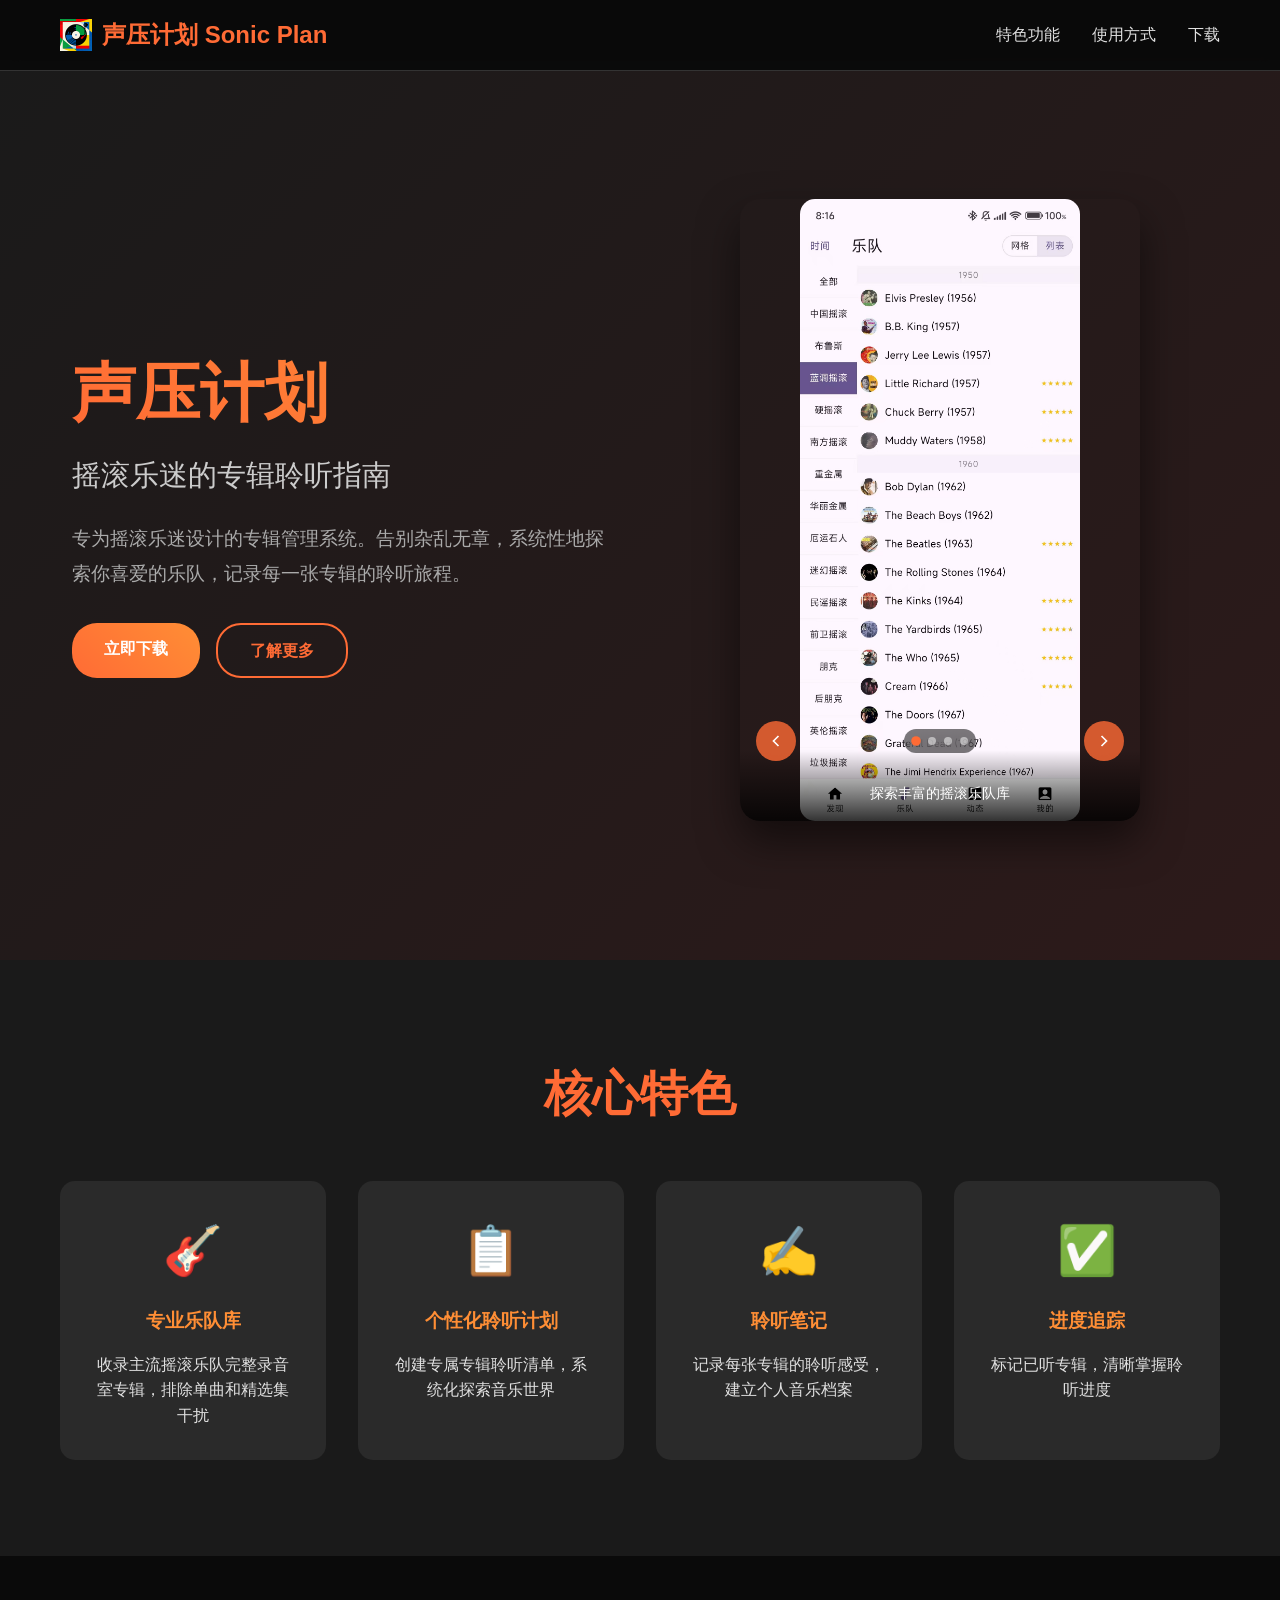
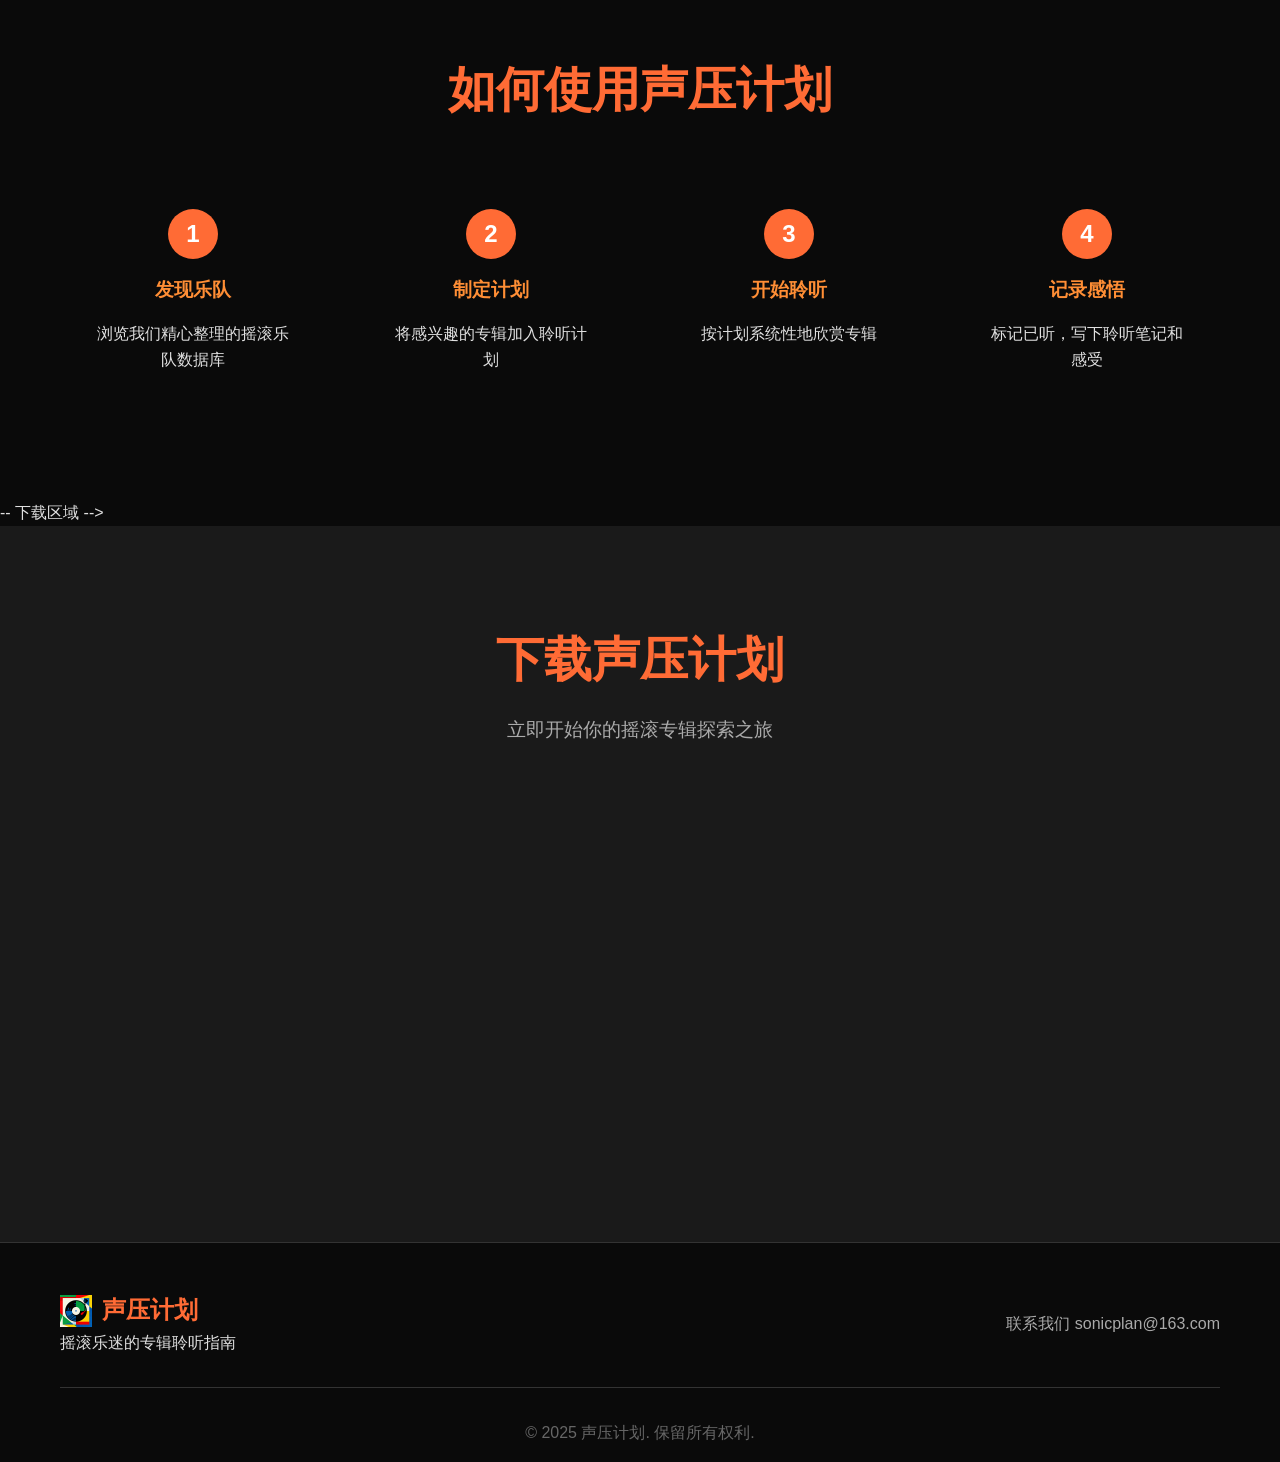
<file: index.html>
<!DOCTYPE html>
<html lang="zh-CN">

<head>
  <meta charset="UTF-8">
  <meta name="viewport" content="width=device-width, initial-scale=1.0">
  <title>声压计划 - 摇滚乐迷的专辑聆听指南</title>
  <link rel="stylesheet" href="style.css">
  <link rel="icon" href="assets/favicon.ico" type="image/x-icon">
</head>

<body>
  <!-- 导航栏 -->
  <nav class="navbar">
    <div class="nav-container">
      <div class="logo">
        <img src="assets/logo.png" alt="声压计划" class="logo-img">
        <span class="app-name">声压计划 Sonic Plan</span>
      </div>
      <ul class="nav-links">
        <li><a href="#features">特色功能</a></li>
        <li><a href="#how-it-works">使用方式</a></li>
        <li><a href="#download">下载</a></li>
      </ul>
    </div>
  </nav>

  <!-- 英雄区域 -->
  <section class="hero">
    <div class="hero-content">
      <div class="hero-text">
        <h1>声压计划</h1>
        <h2>摇滚乐迷的专辑聆听指南</h2>
        <p class="hero-description">
          专为摇滚乐迷设计的专辑管理系统。告别杂乱无章，系统性地探索你喜爱的乐队，记录每一张专辑的聆听旅程。
        </p>
        <div class="download-buttons">
          <a href="#download" class="btn btn-primary">立即下载</a>
          <a href="#features" class="btn btn-secondary">了解更多</a>
        </div>
      </div>

      <!-- 轮播区域 -->
      <div class="hero-image">
        <div class="hero-carousel">
          <div class="carousel-track">
            <!-- 截图1 -->
            <div class="carousel-slide active">
              <img src="assets/screenshot1.jpg" alt="声压计划应用界面 - 乐队浏览" class="app-screenshot">
              <div class="slide-caption">探索丰富的摇滚乐队库</div>
            </div>

            <!-- 截图2 -->
            <div class="carousel-slide">
              <img src="assets/screenshot2.jpg" alt="声压计划应用界面 - 聆听计划" class="app-screenshot">
              <div class="slide-caption">记录聆听感受和笔记</div>
            </div>

            <!-- 截图3 -->
            <div class="carousel-slide">
              <img src="assets/screenshot3.jpg" alt="声压计划应用界面 - 专辑显示" class="app-screenshot">
              <div class="slide-caption">查看完整专辑信息</div>
            </div>

            <!-- 截图4 -->
            <div class="carousel-slide">
              <img src="assets/screenshot4.jpg" alt="声压计划应用界面 - 专辑详情" class="app-screenshot">
              <div class="slide-caption">创建个性化聆听计划</div>
            </div>
          </div>

          <!-- 轮播导航 -->
          <div class="carousel-nav">
            <button class="carousel-prev" aria-label="上一张">
              <svg width="20" height="20" viewBox="0 0 24 24" fill="none" stroke="currentColor" stroke-width="2">
                <path d="M15 18l-6-6 6-6" />
              </svg>
            </button>

            <div class="carousel-indicators">
              <span class="indicator active" data-slide="0"></span>
              <span class="indicator" data-slide="1"></span>
              <span class="indicator" data-slide="2"></span>
              <span class="indicator" data-slide="3"></span>
            </div>

            <button class="carousel-next" aria-label="下一张">
              <svg width="20" height="20" viewBox="0 0 24 24" fill="none" stroke="currentColor" stroke-width="2">
                <path d="M9 18l6-6-6-6" />
              </svg>
            </button>
          </div>
        </div>
      </div>
    </div>
  </section>


  <!-- 特色功能 -->
  <section id="features" class="features">
    <div class="container">
      <h2>核心特色</h2>
      <div class="features-grid">
        <div class="feature-card">
          <div class="feature-icon">🎸</div>
          <h3>专业乐队库</h3>
          <p>收录主流摇滚乐队完整录音室专辑，排除单曲和精选集干扰</p>
        </div>
        <div class="feature-card">
          <div class="feature-icon">📋</div>
          <h3>个性化聆听计划</h3>
          <p>创建专属专辑聆听清单，系统化探索音乐世界</p>
        </div>
        <div class="feature-card">
          <div class="feature-icon">✍️</div>
          <h3>聆听笔记</h3>
          <p>记录每张专辑的聆听感受，建立个人音乐档案</p>
        </div>
        <div class="feature-card">
          <div class="feature-icon">✅</div>
          <h3>进度追踪</h3>
          <p>标记已听专辑，清晰掌握聆听进度</p>
        </div>
      </div>
    </div>
  </section>

  <!-- 使用方式 -->
  <section id="how-it-works" class="how-it-works">
    <div class="container">
      <h2>如何使用声压计划</h2>
      <div class="steps">
        <div class="step">
          <span class="step-number">1</span>
          <h3>发现乐队</h3>
          <p>浏览我们精心整理的摇滚乐队数据库</p>
        </div>
        <div class="step">
          <span class="step-number">2</span>
          <h3>制定计划</h3>
          <p>将感兴趣的专辑加入聆听计划</p>
        </div>
        <div class="step">
          <span class="step-number">3</span>
          <h3>开始聆听</h3>
          <p>按计划系统性地欣赏专辑</p>
        </div>
        <div class="step">
          <span class="step-number">4</span>
          <h3>记录感悟</h3>
          <p>标记已听，写下聆听笔记和感受</p>
        </div>
      </div>
    </div>
  </section>
  -- 下载区域 -->
  <section id="download" class="download">
    <div class="container">
      <h2>下载声压计划</h2>
      <p class="download-description">
        立即开始你的摇滚专辑探索之旅
      </p>
      <div class="download-options">
        <div class="download-card">
          <div class="platform-icon">🤖</div>
          <h3>Android 版本</h3>
          <p>v0.1.1</p>
          <a href="https://jxwbqqtxgduudipiycyp.supabase.co/storage/v1/object/public/release/android/sonicplan_0_1_1.apk"
            class="btn btn-primary" download="sonicplan_0_1_1.apk">
            立即下载
          </a>
        </div>
        <div class="download-card">
          <div class="platform-icon">📱</div>
          <h3>iOS 版本</h3>
          <p>敬请期待</p>
          <button class="btn btn-disabled" disabled>即将发布</button>
        </div>
      </div>

      <!-- 安装说明 -->
      <!-- <div class="installation-guide">
        <h3>Android 安装指南</h3>
        <div class="guide-steps">
          <div class="guide-step">
            <span class="step-number">1</span>
            <p>点击上方按钮下载 APK 文件</p>
          </div>
          <div class="guide-step">
            <span class="step-number">2</span>
            <p>在下载完成通知中点击安装，或到文件管理器中找到下载的 APK 文件</p>
          </div>
          <div class="guide-step">
            <span class="step-number">3</span>
            <p>如为首次安装，需授权"允许安装未知应用"权限</p>
          </div>
          <div class="guide-step">
            <span class="step-number">4</span>
            <p>等待安装完成，即可开始使用声压计划</p>
          </div>
        </div>
      </div> -->


  </section>

  <!-- 页脚 -->
  <footer class="footer">
    <div class="container">
      <div class="footer-content">
        <div class="footer-brand">
          <div class="logo">
            <img src="assets/logo.png" alt="声压计划" class="logo-img">
            <span class="app-name">声压计划</span>
          </div>
          <p>摇滚乐迷的专辑聆听指南</p>
        </div>
        <div class="footer-links">
          <a href="mailto:sonicplan@163.com">联系我们 sonicplan@163.com</a>
          <!-- <a href="#">隐私政策</a> -->
          <!-- <a href="#">用户协议</a> -->
        </div>
      </div>
      <div class="footer-bottom">
        <p>&copy; 2025 声压计划. 保留所有权利.</p>
      </div>
    </div>
  </footer>

  <script src="script.js"></script>
</body>

</html>
</file>
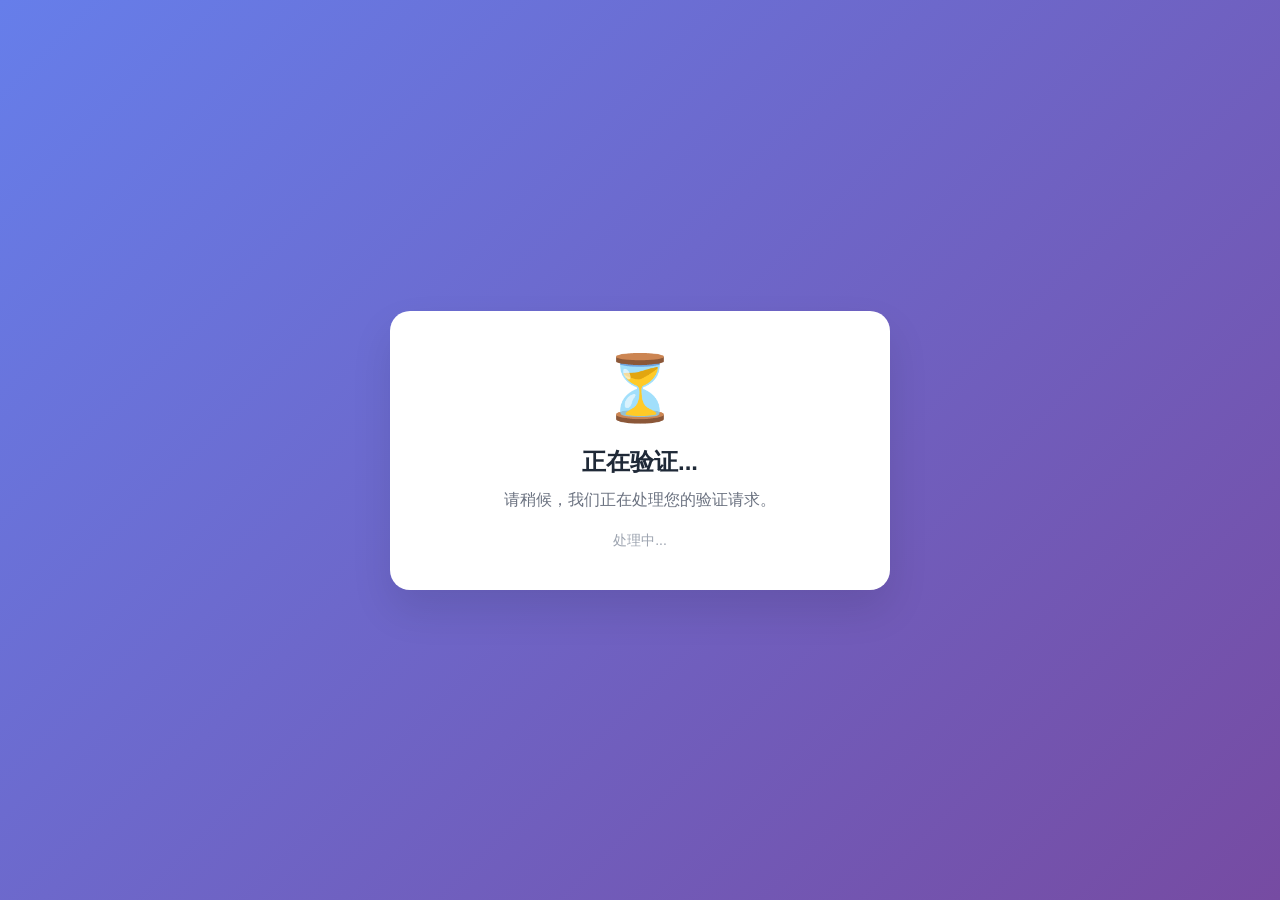
<file: sign_up/index.html>
<!DOCTYPE html>
<html lang="zh-CN">

<head>
  <meta charset="UTF-8">
  <meta name="viewport" content="width=device-width, initial-scale=1.0">
  <title>邮箱验证</title>
  <style>
    * {
      margin: 0;
      padding: 0;
      box-sizing: border-box;
    }

    body {
      font-family: -apple-system, BlinkMacSystemFont, 'Segoe UI', Roboto, sans-serif;
      background: linear-gradient(135deg, #667eea 0%, #764ba2 100%);
      min-height: 100vh;
      display: flex;
      align-items: center;
      justify-content: center;
      padding: 20px;
    }

    .container {
      background: white;
      border-radius: 20px;
      padding: 40px;
      text-align: center;
      box-shadow: 0 20px 40px rgba(0, 0, 0, 0.1);
      max-width: 500px;
      width: 100%;
    }

    .success-icon {
      font-size: 64px;
      color: #10b981;
      margin-bottom: 20px;
    }

    .error-icon {
      font-size: 64px;
      color: #ef4444;
      margin-bottom: 20px;
    }

    .warning-icon {
      font-size: 64px;
      color: #f59e0b;
      margin-bottom: 20px;
    }

    h1 {
      color: #1f2937;
      margin-bottom: 10px;
      font-size: 24px;
    }

    p {
      color: #6b7280;
      margin-bottom: 20px;
      line-height: 1.5;
    }

    .button {
      background: #3b82f6;
      color: white;
      border: none;
      padding: 12px 24px;
      border-radius: 8px;
      font-size: 16px;
      cursor: pointer;
      transition: background 0.3s;
      margin: 5px;
    }

    .button:hover {
      background: #2563eb;
    }

    .button-secondary {
      background: #6b7280;
    }

    .button-secondary:hover {
      background: #4b5563;
    }

    .footer {
      margin-top: 20px;
      font-size: 14px;
      color: #9ca3af;
    }

    .hidden {
      display: none;
    }
  </style>
</head>

<body>
  <!-- 成功状态 -->
  <div id="success-view" class="container hidden">
    <div class="success-icon">✅</div>
    <h1>邮箱验证成功！</h1>
    <p>您的邮箱地址已经验证成功。请返回应用继续使用。</p>
    <button class="button" onclick="closeWindow()">关闭页面</button>
    <div class="footer">验证时间: <span id="success-timestamp"></span></div>
  </div>

  <!-- 过期状态 -->
  <div id="expired-view" class="container hidden">
    <div class="warning-icon">⏰</div>
    <h1>验证链接已过期</h1>
    <p>此验证链接已过期，请返回应用重新请求验证邮件。</p>
    <button class="button" onclick="closeWindow()">关闭页面</button>
    <button class="button button-secondary" onclick="resendVerification()">重新发送验证邮件</button>
    <div class="footer">链接已过期</div>
  </div>

  <!-- 错误状态 -->
  <div id="error-view" class="container hidden">
    <div class="error-icon">❌</div>
    <h1>验证失败</h1>
    <p id="error-message">验证过程中出现错误，请重试。</p>
    <button class="button" onclick="closeWindow()">关闭页面</button>
    <div class="footer" id="error-details"></div>
  </div>

  <!-- 加载状态 -->
  <div id="loading-view" class="container">
    <div class="success-icon">⏳</div>
    <h1>正在验证...</h1>
    <p>请稍候，我们正在处理您的验证请求。</p>
    <div class="footer">处理中...</div>
  </div>

  <script>
    // 显示当前时间
    document.getElementById('success-timestamp').textContent = new Date().toLocaleString('zh-CN');

    // 解析URL参数
    const urlParams = new URLSearchParams(window.location.search);
    const type = urlParams.get('type');
    const token = urlParams.get('token');
    const code = urlParams.get('code');
    const error = urlParams.get('error');
    const errorDescription = urlParams.get('error_description');

    function showView(viewId) {
      // 隐藏所有视图
      document.getElementById('success-view').classList.add('hidden');
      document.getElementById('expired-view').classList.add('hidden');
      document.getElementById('error-view').classList.add('hidden');
      document.getElementById('loading-view').classList.add('hidden');

      // 显示指定视图
      document.getElementById(viewId).classList.remove('hidden');
    }

    function closeWindow() {
      // 尝试关闭窗口
      if (window.history.length > 1) {
        window.history.back();
      } else {
        window.close();
      }
    }

    function resendVerification() {
      // 这里可以添加重新发送验证邮件的逻辑
      alert('请返回应用重新请求验证邮件。');
    }

    // 根据URL参数显示相应视图
    function handleVerification() {
      if (error) {
        // 显示错误信息
        document.getElementById('error-message').textContent =
          errorDescription || '验证过程中出现错误';
        document.getElementById('error-details').textContent = `错误代码: ${error}`;
        showView('error-view');

        // 特定错误处理
        if (error === 'expired_link' || errorDescription?.includes('expired')) {
          showView('expired-view');
        }
      } else if (token || code) {
        // 有token或code，显示成功（实际应该调用API验证）
        setTimeout(() => {
          showView('success-view');
        }, 2000);
      } else {
        // 没有参数，可能是直接访问
        showView('error-view');
        document.getElementById('error-message').textContent =
          '无效的验证链接，请使用邮件中的完整链接。';
      }
    }

    // 页面加载完成后处理验证
    window.addEventListener('load', function () {
      // 模拟验证过程
      setTimeout(handleVerification, 1500);
    });

    // 5秒后自动尝试关闭成功页面
    setTimeout(() => {
      if (!document.getElementById('loading-view').classList.contains('hidden')) {
        closeWindow();
      }
    }, 5000);
  </script>
</body>

</html>
</file>
<file: style.css>
/* 基础样式 */
* {
    margin: 0;
    padding: 0;
    box-sizing: border-box;
}

body {
    font-family: 'Segoe UI', Tahoma, Geneva, Verdana, sans-serif;
    line-height: 1.6;
    color: #e0e0e0;
    background: #0a0a0a;
    overflow-x: hidden;
}

.container {
    max-width: 1200px;
    margin: 0 auto;
    padding: 0 20px;
}

/* 导航栏 */
.navbar {
    background: rgba(10, 10, 10, 0.95);
    backdrop-filter: blur(10px);
    position: fixed;
    width: 100%;
    top: 0;
    z-index: 1000;
    padding: 1rem 0;
    border-bottom: 1px solid #333;
}

.nav-container {
    max-width: 1200px;
    margin: 0 auto;
    padding: 0 20px;
    display: flex;
    justify-content: space-between;
    align-items: center;
}

.logo {
    display: flex;
    align-items: center;
    gap: 10px;
}

.logo-img {
    width: 32px;
    height: 32px;
}

.app-name {
    font-size: 1.5rem;
    font-weight: bold;
    color: #ff6b35;
}

.nav-links {
    display: flex;
    list-style: none;
    gap: 2rem;
}

.nav-links a {
    color: #e0e0e0;
    text-decoration: none;
    transition: color 0.3s;
}

.nav-links a:hover {
    color: #ff6b35;
}

/* 英雄区域 */
.hero {
    min-height: 100vh;
    display: flex;
    align-items: center;
    background: linear-gradient(135deg, #1a1a1a 0%, #2d1a1a 100%);
    margin-top: 60px;
}

.hero-content {
    max-width: 1200px;
    margin: 0 auto;
    padding: 2rem;
    display: grid;
    grid-template-columns: 1fr 1fr;
    gap: 4rem;
    align-items: center;
}

.hero h1 {
    font-size: 4rem;
    color: #ff6b35;
    margin-bottom: 0.5rem;
    background: linear-gradient(45deg, #ff6b35, #ff8e35);
    -webkit-background-clip: text;
    -webkit-text-fill-color: transparent;
}

.hero h2 {
    font-size: 1.8rem;
    color: #ccc;
    margin-bottom: 1.5rem;
    font-weight: 300;
}

.hero-description {
    font-size: 1.2rem;
    color: #aaa;
    margin-bottom: 2rem;
    line-height: 1.8;
}

.download-buttons {
    display: flex;
    gap: 1rem;
    flex-wrap: wrap;
}

.btn {
    padding: 0.8rem 2rem;
    border: none;
    border-radius: 25px;
    text-decoration: none;
    font-weight: 600;
    transition: all 0.3s;
    cursor: pointer;
    display: inline-block;
}

.btn-primary {
    background: linear-gradient(45deg, #ff6b35, #ff8e35);
    color: white;
}

.btn-primary:hover {
    transform: translateY(-2px);
    box-shadow: 0 5px 15px rgba(255, 107, 53, 0.4);
}

.btn-secondary {
    background: transparent;
    color: #ff6b35;
    border: 2px solid #ff6b35;
}

.btn-secondary:hover {
    background: rgba(255, 107, 53, 0.1);
}

.btn-disabled {
    background: #666;
    color: #999;
    cursor: not-allowed;
}

/* 英雄区域轮播 */
.hero-image {
    position: relative;
    display: flex;
    align-items: center;
    justify-content: center;
}

.hero-carousel {
    position: relative;
    width: 100%;
    max-width: 400px;
    border-radius: 20px;
    overflow: hidden;
    box-shadow: 0 20px 40px rgba(0, 0, 0, 0.5);
}

.carousel-track {
    position: relative;
    height: 100%;
}

.carousel-slide {
    display: none;
    animation: fadeIn 0.5s ease-in-out;
}

.carousel-slide.active {
    display: block;
}

@keyframes fadeIn {
    from {
        opacity: 0.7;
    }

    to {
        opacity: 1;
    }
}

.hero-carousel .app-screenshot {
    width: 70%;
    height: auto;
    border-radius: 15px;
    display: block;
    margin: 0 auto;
}

.slide-caption {
    position: absolute;
    bottom: 0;
    left: 0;
    right: 0;
    background: linear-gradient(transparent, rgba(0, 0, 0, 0.8));
    color: white;
    padding: 2rem 1rem 1rem;
    text-align: center;
    font-size: 0.9rem;
    border-bottom-left-radius: 15px;
    border-bottom-right-radius: 15px;
}

/* 英雄区域轮播导航 */
.hero-carousel .carousel-nav {
    position: absolute;
    bottom: 60px;
    left: 0;
    right: 0;
    display: flex;
    justify-content: space-between;
    align-items: center;
    padding: 0 1rem;
    z-index: 10;
}

.hero-carousel .carousel-prev,
.hero-carousel .carousel-next {
    background: rgba(255, 107, 53, 0.8);
    border: none;
    color: white;
    width: 40px;
    height: 40px;
    border-radius: 50%;
    cursor: pointer;
    display: flex;
    align-items: center;
    justify-content: center;
    transition: all 0.3s;
    backdrop-filter: blur(10px);
}

.hero-carousel .carousel-prev:hover,
.hero-carousel .carousel-next:hover {
    background: rgba(255, 107, 53, 1);
    transform: scale(1.1);
}

.hero-carousel .carousel-indicators {
    display: flex;
    gap: 0.5rem;
    background: rgba(0, 0, 0, 0.5);
    padding: 0.5rem;
    border-radius: 20px;
    backdrop-filter: blur(10px);
}

.hero-carousel .indicator {
    width: 8px;
    height: 8px;
    border-radius: 50%;
    background: rgba(255, 255, 255, 0.5);
    cursor: pointer;
    transition: all 0.3s;
}

.hero-carousel .indicator.active {
    background: #ff6b35;
    transform: scale(1.2);
}

.hero-carousel .indicator:hover {
    background: #ff8e35;
}

/* 特色功能 */
.features {
    padding: 6rem 0;
    background: #1a1a1a;
}

.features h2 {
    text-align: center;
    font-size: 3rem;
    margin-bottom: 3rem;
    color: #ff6b35;
}

.features-grid {
    display: grid;
    grid-template-columns: repeat(auto-fit, minmax(250px, 1fr));
    gap: 2rem;
}

.feature-card {
    background: #2a2a2a;
    padding: 2rem;
    border-radius: 15px;
    text-align: center;
    transition: transform 0.3s;
}

.feature-card:hover {
    transform: translateY(-5px);
}

.feature-icon {
    font-size: 3rem;
    margin-bottom: 1rem;
}

.feature-card h3 {
    color: #ff8e35;
    margin-bottom: 1rem;
}

/* 使用方式 */
.how-it-works {
    padding: 6rem 0;
    background: #0a0a0a;
}

.how-it-works h2 {
    text-align: center;
    font-size: 3rem;
    margin-bottom: 3rem;
    color: #ff6b35;
}

.steps {
    display: grid;
    grid-template-columns: repeat(auto-fit, minmax(200px, 1fr));
    gap: 2rem;
}

.step {
    text-align: center;
    padding: 2rem;
}

.step-number {
    display: inline-block;
    width: 50px;
    height: 50px;
    background: #ff6b35;
    color: white;
    border-radius: 50%;
    font-size: 1.5rem;
    font-weight: bold;
    line-height: 50px;
    margin-bottom: 1rem;
}

.step h3 {
    color: #ff8e35;
    margin-bottom: 1rem;
}

/* 下载区域 */
.download {
    padding: 6rem 0;
    background: #1a1a1a;
    text-align: center;
}

.download h2 {
    font-size: 3rem;
    margin-bottom: 1rem;
    color: #ff6b35;
}

.download-description {
    font-size: 1.2rem;
    color: #aaa;
    margin-bottom: 3rem;
}

.download-options {
    display: grid;
    grid-template-columns: repeat(auto-fit, minmax(250px, 1fr));
    gap: 2rem;
    margin-bottom: 4rem;
}

.download-card {
    background: #2a2a2a;
    padding: 2rem;
    border-radius: 15px;
    text-align: center;
    position: relative;
    transition: transform 0.3s, box-shadow 0.3s;
}

.download-card:hover {
    transform: translateY(-5px);
    box-shadow: 0 10px 30px rgba(0, 0, 0, 0.3);
}


.platform-icon {
    font-size: 4rem;
    margin-bottom: 1rem;
}

.newsletter {
    background: #2a2a2a;
    padding: 3rem;
    border-radius: 15px;
    max-width: 500px;
    margin: 0 auto;
}

.subscribe-form {
    display: flex;
    gap: 1rem;
    margin: 2rem 0;
}

.subscribe-form input {
    flex: 1;
    padding: 1rem;
    border: none;
    border-radius: 25px;
    background: #1a1a1a;
    color: white;
}

.subscribe-form input:focus {
    outline: none;
    box-shadow: 0 0 0 2px rgba(255, 107, 53, 0.5);
}

.privacy-note {
    font-size: 0.9rem;
    color: #666;
}

/* 页脚 */
.footer {
    background: #0a0a0a;
    padding: 3rem 0 1rem;
    border-top: 1px solid #333;
}

.footer-content {
    display: flex;
    justify-content: space-between;
    align-items: center;
    margin-bottom: 2rem;
}

.footer-links {
    display: flex;
    gap: 2rem;
}

.footer-links a {
    color: #aaa;
    text-decoration: none;
    transition: color 0.3s;
}

.footer-links a:hover {
    color: #ff6b35;
}

.footer-bottom {
    text-align: center;
    padding-top: 2rem;
    border-top: 1px solid #333;
    color: #666;
}

/* 响应式设计 */
@media (max-width: 768px) {
    .hero-content {
        grid-template-columns: 1fr;
        text-align: center;
        gap: 2rem;
    }

    .hero h1 {
        font-size: 2.5rem;
    }

    .hero h2 {
        font-size: 1.4rem;
    }

    .hero-description {
        font-size: 1rem;
    }

    .nav-links {
        display: none;
    }

    .hero-carousel {
        max-width: 300px;
    }

    .hero-carousel .carousel-nav {
        bottom: 50px;
        padding: 0 0.5rem;
    }

    .hero-carousel .carousel-prev,
    .hero-carousel .carousel-next {
        width: 35px;
        height: 35px;
    }

    .slide-caption {
        font-size: 0.8rem;
        padding: 1.5rem 0.5rem 0.5rem;
    }

    .features h2,
    .how-it-works h2,
    .download h2 {
        font-size: 2.5rem;
    }

    .features-grid {
        grid-template-columns: 1fr;
    }

    .steps {
        grid-template-columns: 1fr;
    }

    .download-options {
        grid-template-columns: 1fr;
    }

    .subscribe-form {
        flex-direction: column;
    }

    .footer-content {
        flex-direction: column;
        gap: 2rem;
        text-align: center;
    }

    .footer-links {
        flex-direction: column;
        gap: 1rem;
    }
}

@media (max-width: 480px) {
    .hero-content {
        padding: 1rem;
    }

    .hero h1 {
        font-size: 2rem;
    }

    .hero h2 {
        font-size: 1.2rem;
    }

    .download-buttons {
        flex-direction: column;
        align-items: center;
    }

    .btn {
        width: 100%;
        max-width: 200px;
        text-align: center;
    }

    .feature-card,
    .download-card {
        padding: 1.5rem;
    }

    .newsletter {
        padding: 2rem 1rem;
    }
}

/* 移动端导航菜单（可选） */
.mobile-menu-btn {
    display: none;
    background: none;
    border: none;
    color: #e0e0e0;
    font-size: 1.5rem;
    cursor: pointer;
}

@media (max-width: 768px) {
    .mobile-menu-btn {
        display: block;
    }

    .nav-links {
        position: fixed;
        top: 100%;
        left: 0;
        width: 100%;
        background: rgba(10, 10, 10, 0.98);
        flex-direction: column;
        padding: 2rem;
        gap: 1rem;
        transition: transform 0.3s ease;
        transform: translateY(-100%);
    }

    .nav-links.active {
        transform: translateY(0);
    }
}

/* 加载动画 */
@keyframes fadeInUp {
    from {
        opacity: 0;
        transform: translateY(30px);
    }

    to {
        opacity: 1;
        transform: translateY(0);
    }
}

.fade-in {
    animation: fadeInUp 0.6s ease-out;
}

/* 滚动条样式 */
::-webkit-scrollbar {
    width: 8px;
}

::-webkit-scrollbar-track {
    background: #1a1a1a;
}

::-webkit-scrollbar-thumb {
    background: #ff6b35;
    border-radius: 4px;
}

::-webkit-scrollbar-thumb:hover {
    background: #ff8e35;
}

/* 选择文本样式 */
::selection {
    background: rgba(255, 107, 53, 0.3);
    color: white;
}

/* 焦点样式 */
button:focus,
a:focus {
    outline: 2px solid #ff6b35;
    outline-offset: 2px;
}

input:focus {
    outline: 2px solid #ff6b35;
}
</file>
